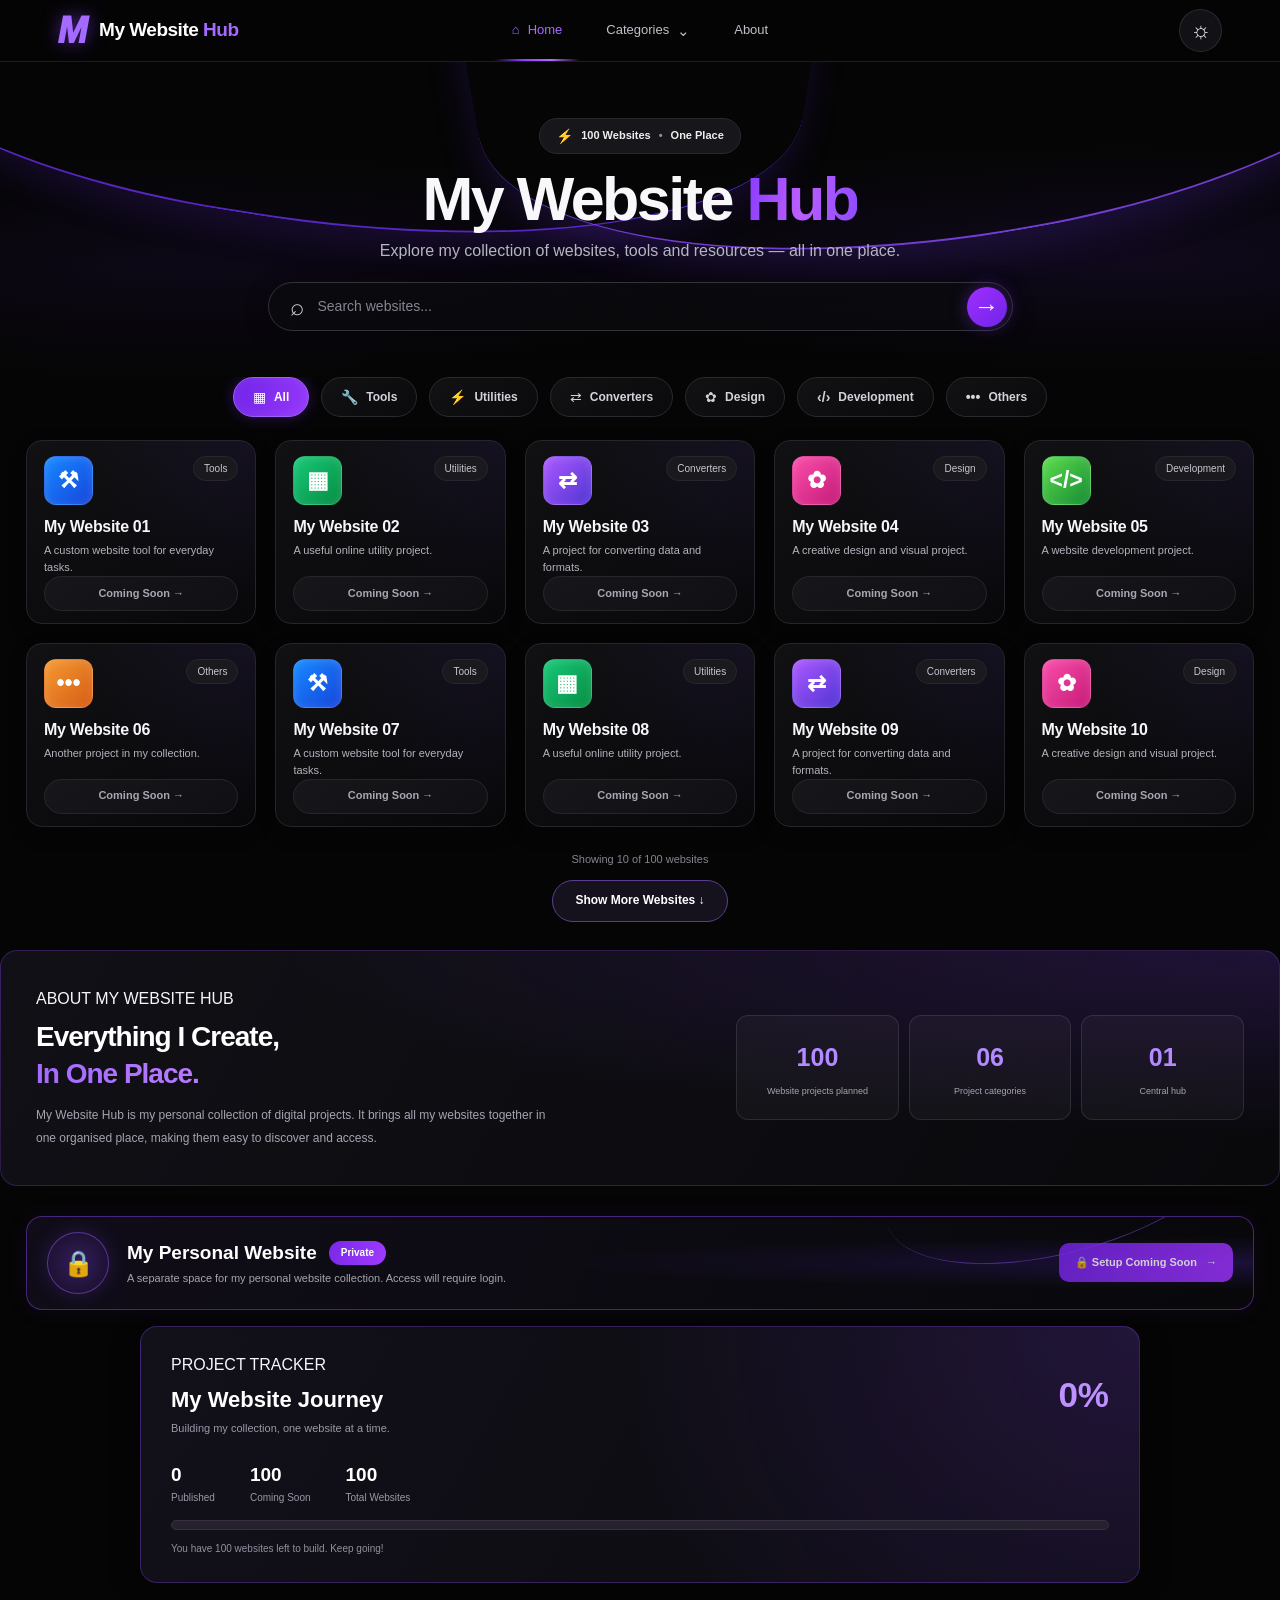
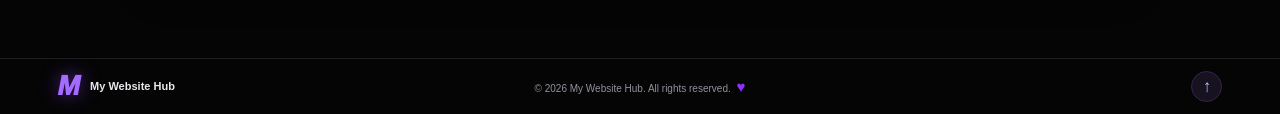
<file: index.html>
<!DOCTYPE html>
<html lang="en">

<head>

    <!-- =====================================
         BASIC SETTINGS
    ====================================== -->

    <meta charset="UTF-8">

    <meta name="viewport" content="width=device-width, initial-scale=1.0">

    <meta name="theme-color" content="#050505">

    <title>My Website Hub | Everything in One Place</title>

    <meta name="description"
        content="Explore My Website Hub, my personal collection of websites, tools and digital projects — all in one place.">

    <meta name="author" content="My Website Hub">

    <meta name="keywords"
        content="My Website Hub, personal websites, web projects, online tools, digital collection">


    <!-- =====================================
         CUSTOM FAVICON
    ====================================== -->

    <link
        rel="icon"
        type="image/svg+xml"
        href="favicon.svg"
    >


    <!-- =====================================
         SEO SETTINGS
    ====================================== -->

    <meta name="robots" content="index, follow">

    <!-- Update this if you connect a custom domain.
    <link rel="canonical" href="https://YOUR-DOMAIN/">
    -->


    <!-- =====================================
         OPEN GRAPH
         FACEBOOK / WHATSAPP / SOCIAL SHARING
    ====================================== -->

    <meta property="og:type" content="website">

    <meta property="og:site_name" content="My Website Hub">

    <meta property="og:title"
        content="My Website Hub | Everything in One Place">

    <meta property="og:description"
        content="Explore my collection of 100 websites, tools and digital projects.">

    <meta property="og:url"
        content="https://my-website-hub.pages.dev/">

    <!-- Social sharing image -->

    <meta property="og:image"
        content="https://my-website-hub.pages.dev/my-website-hub-og-image.jpg">

    <meta property="og:image:width" content="1200">

    <meta property="og:image:height" content="630">

    <meta property="og:image:type" content="image/jpeg">

    <meta property="og:image:alt"
        content="My Website Hub — 100 websites, tools and projects in one place.">


    <!-- =====================================
         TWITTER / X SOCIAL SHARING
    ====================================== -->

    <meta name="twitter:card" content="summary_large_image">

    <meta name="twitter:title"
        content="My Website Hub">

    <meta name="twitter:description"
        content="My personal collection of websites, tools and digital projects.">

    <meta name="twitter:image"
        content="https://my-website-hub.pages.dev/my-website-hub-og-image.jpg">


    <!-- =====================================
         CSS
    ====================================== -->

    <link rel="stylesheet" href="style.css">

</head>



<body id="top">


    <!-- =====================================
         NAVIGATION BAR
    ====================================== -->

    <header class="navbar" id="home">


        <!-- BRAND LOGO -->

        <a href="#top" class="brand">

            <span class="brand-mark">M</span>

            <span>
                My Website
                <span class="brand-highlight">Hub</span>
            </span>

        </a>


        <!-- DESKTOP NAVIGATION -->

        <nav
            class="nav-links"
            id="mainNavigation"
            aria-label="Main navigation"
        >


            <!-- HOME -->

            <a href="#top" class="nav-link active">
                ⌂ <span>Home</span>
            </a>


            <!-- CATEGORIES DROPDOWN -->

            <div class="nav-dropdown">

                <button
                    type="button"
                    class="nav-link nav-dropdown-toggle"
                    id="categoriesToggle"
                    aria-expanded="false"
                    aria-controls="categoriesMenu"
                >
                    Categories

                    <span class="nav-chevron">⌄</span>

                </button>


                <div
                    class="nav-dropdown-menu"
                    id="categoriesMenu"
                    hidden
                >

                    <button
                        type="button"
                        class="category nav-category-option active"
                        data-category="all"
                    >
                        All Projects
                    </button>


                    <button
                        type="button"
                        class="category nav-category-option"
                        data-category="tools"
                    >
                        Tools
                    </button>


                    <button
                        type="button"
                        class="category nav-category-option"
                        data-category="utilities"
                    >
                        Utilities
                    </button>


                    <button
                        type="button"
                        class="category nav-category-option"
                        data-category="converters"
                    >
                        Converters
                    </button>


                    <button
                        type="button"
                        class="category nav-category-option"
                        data-category="design"
                    >
                        Design
                    </button>


                    <button
                        type="button"
                        class="category nav-category-option"
                        data-category="development"
                    >
                        Development
                    </button>


                    <button
                        type="button"
                        class="category nav-category-option"
                        data-category="others"
                    >
                        Others
                    </button>

                </div>

            </div>


            <!-- ABOUT -->

            <a href="#about" class="nav-link">
                About
            </a>

        </nav>


        <!-- MOBILE HAMBURGER MENU -->

        <button
            type="button"
            class="mobile-menu-toggle"
            id="mobileMenuToggle"
            aria-label="Open navigation menu"
            aria-expanded="false"
            aria-controls="mainNavigation"
        >
            ☰
        </button>


        <!-- LIGHT / DARK THEME -->

        <button
            type="button"
            class="theme-toggle"
            id="themeToggle"
            aria-label="Switch to light theme"
            title="Switch theme"
        >
            ☼
        </button>

    </header>



    <!-- =====================================
         MAIN CONTENT
    ====================================== -->

    <main>


        <!-- =====================================
             HERO SECTION
        ====================================== -->

        <section class="hero">

            <div
                class="hero-waves"
                aria-hidden="true"
            ></div>


            <div class="hero-content">


                <!-- HERO BADGE -->

                <div class="hero-badge">

                    <span>⚡</span>

                    100 Websites

                    <span class="badge-separator">•</span>

                    One Place

                </div>


                <!-- HERO HEADING -->

                <h1>
                    My Website
                    <span>Hub</span>
                </h1>


                <!-- HERO DESCRIPTION -->

                <p class="hero-description">
                    Explore my collection of websites, tools and resources —
                    all in one place.
                </p>


                <!-- SEARCH BAR -->

                <form
                    class="search-box"
                    id="searchForm"
                >

                    <span
                        class="search-icon"
                        aria-hidden="true"
                    >
                        ⌕
                    </span>


                    <input
                        type="search"
                        id="searchInput"
                        placeholder="Search websites..."
                        autocomplete="off"
                        aria-label="Search websites"
                    >


                    <button
                        type="submit"
                        class="search-submit"
                        aria-label="Search"
                    >
                        →
                    </button>

                </form>

            </div>

        </section>



        <!-- =====================================
             WEBSITE COLLECTION
    ====================================== -->

        <section
            class="collection container"
            id="categories"
        >


            <!-- CATEGORY FILTERS -->

            <div
                class="categories"
                aria-label="Website categories"
            >


                <button
                    type="button"
                    class="category active"
                    data-category="all"
                >
                    <span>▦</span>
                    All
                </button>


                <button
                    type="button"
                    class="category"
                    data-category="tools"
                >
                    <span>🔧</span>
                    Tools
                </button>


                <button
                    type="button"
                    class="category"
                    data-category="utilities"
                >
                    <span>⚡</span>
                    Utilities
                </button>


                <button
                    type="button"
                    class="category"
                    data-category="converters"
                >
                    <span>⇄</span>
                    Converters
                </button>


                <button
                    type="button"
                    class="category"
                    data-category="design"
                >
                    <span>✿</span>
                    Design
                </button>


                <button
                    type="button"
                    class="category"
                    data-category="development"
                >
                    <span>‹/›</span>
                    Development
                </button>


                <button
                    type="button"
                    class="category"
                    data-category="others"
                >
                    <span>•••</span>
                    Others
                </button>

            </div>



            <!-- PROJECT CARDS GENERATED BY JAVASCRIPT -->

            <div
                class="websites"
                id="projectsGrid"
                aria-live="polite"
            ></div>



            <!-- EMPTY SEARCH RESULT -->

            <div
                class="empty-state"
                id="emptyState"
                hidden
            >

                <div class="empty-icon">⌕</div>

                <h3>No websites found</h3>

                <p>
                    We couldn't find any matching websites.
                    Try another search or clear your filters.
                </p>


                <button
                    type="button"
                    class="clear-filters-button"
                    id="clearFiltersButton"
                >
                    Clear Search &amp; Filters

                    <span>↗</span>

                </button>

            </div>



            <!-- SHOW MORE -->

            <div class="load-more-wrap">

                <p id="resultsCount">
                    Showing 10 of 100 websites
                </p>


                <button
                    type="button"
                    id="loadMoreButton"
                    class="load-more-button"
                >
                    Show More Websites

                    <span>↓</span>

                </button>

            </div>

        </section>



        <!-- =====================================
             ABOUT SECTION
    ====================================== -->

        <section
            class="about-section container"
            id="about"
        >

            <div class="about-panel">


                <!-- ABOUT DESCRIPTION -->

                <div class="about-copy">

                    <span class="section-eyebrow">
                        ABOUT MY WEBSITE HUB
                    </span>


                    <h2>
                        Everything I Create,

                        <span>In One Place.</span>
                    </h2>


                    <p>
                        My Website Hub is my personal collection
                        of digital projects. It brings all my
                        websites together in one organised place,
                        making them easy to discover and access.
                    </p>

                </div>



                <!-- ABOUT STATISTICS -->

                <div class="about-highlights">


                    <div class="about-highlight">

                        <strong>100</strong>

                        <span>
                            Website projects planned
                        </span>

                    </div>


                    <div class="about-highlight">

                        <strong>06</strong>

                        <span>
                            Project categories
                        </span>

                    </div>


                    <div class="about-highlight">

                        <strong>01</strong>

                        <span>
                            Central hub
                        </span>

                    </div>


                </div>

            </div>

        </section>



        <!-- =====================================
             PRIVATE SPACE
    ====================================== -->

        <section
            class="private-section container"
            id="private-space"
        >

            <div class="private-banner">


                <!-- LOCK ICON -->

                <div class="private-lock">

                    <span>🔒</span>

                </div>



                <!-- PRIVATE INFORMATION -->

                <div class="private-info">

                    <div class="private-title-row">

                        <h2>My Personal Website</h2>

                        <span class="private-badge">
                            Private
                        </span>

                    </div>


                    <p>
                        A separate space for my personal website
                        collection. Access will require login.
                    </p>

                </div>



                <!-- PRIVATE ACCESS PLACEHOLDER -->

                <button
                    type="button"
                    class="private-button"
                    disabled
                    title="Private Space is not configured yet"
                >
                    🔒 Setup Coming Soon

                    <span>→</span>

                </button>

            </div>

        </section>



        <!-- =====================================
             WEBSITE PROGRESS TRACKER
             POSITION: JUST ABOVE FOOTER
    ====================================== -->

        <section
            class="progress-section container"
            aria-label="Website project progress"
        >

            <div class="progress-panel">


                <!-- TRACKER HEADING -->

                <div class="progress-heading">

                    <div>

                        <span class="section-eyebrow">
                            PROJECT TRACKER
                        </span>


                        <h2>
                            My Website Journey
                        </h2>


                        <p>
                            Building my collection, one website at a time.
                        </p>

                    </div>


                    <!-- COMPLETION PERCENTAGE -->

                    <div
                        class="progress-percentage"
                        id="progressPercent"
                    >
                        0%
                    </div>

                </div>



                <!-- PROGRESS INFORMATION -->

                <div class="progress-information">


                    <div>

                        <strong id="publishedCount">
                            0
                        </strong>

                        <span>
                            Published
                        </span>

                    </div>


                    <div>

                        <strong id="remainingCount">
                            100
                        </strong>

                        <span>
                            Coming Soon
                        </span>

                    </div>


                    <div>

                        <strong id="totalCount">
                            100
                        </strong>

                        <span>
                            Total Websites
                        </span>

                    </div>


                </div>



                <!-- PROGRESS BAR -->

                <div
                    class="progress-track"
                    id="progressBar"
                    role="progressbar"
                    aria-label="Website completion progress"
                    aria-valuemin="0"
                    aria-valuemax="100"
                    aria-valuenow="0"
                >

                    <div
                        class="progress-fill"
                        id="progressFill"
                    ></div>

                </div>



                <!-- PROGRESS MESSAGE -->

                <p
                    class="progress-note"
                    id="progressNote"
                >
                    Your journey starts here. Let's build all 100 websites!
                </p>

            </div>

        </section>


    </main>



    <!-- =====================================
         FOOTER
    ====================================== -->

    <footer class="footer">

        <div class="footer-inner">


            <!-- FOOTER LOGO -->

            <a href="#top" class="footer-brand">

                <span class="footer-mark">M</span>

                <span>My Website Hub</span>

            </a>



            <!-- COPYRIGHT -->

            <p class="copyright">

                © 2026 My Website Hub.

                All rights reserved.

                <span class="heart">♥</span>

            </p>



            <!-- BACK TO TOP -->

            <a
                href="#top"
                class="back-to-top"
                aria-label="Back to top"
                title="Back to top"
            >
                ↑
            </a>

        </div>

    </footer>

     <!-- JAVASCRIPT -->
    <script src="script.js"></script>


</body>

</html>
</file>
<file: style.css>
/* ==========================================
   MY WEBSITE HUB
   BLACK + PURPLE PREMIUM DESIGN
========================================== */

:root {
    --page-bg: #050505;
    --surface: #0d0d10;
    --surface-hover: #17171c;
    --text: #f6f6fa;
    --muted: #a1a1aa;
    --border: rgba(255, 255, 255, 0.10);
    --purple: #873cff;
    --purple-light: #aa68ff;
}

/* GLOBAL */

* {
    margin: 0;
    padding: 0;
    box-sizing: border-box;
}

html {
    scroll-behavior: smooth;
    scroll-padding-top: 85px;
}

body {
    min-height: 100vh;
    overflow-x: hidden;
    background: var(--page-bg);
    color: var(--text);
    font-family: Inter, "Segoe UI", Arial, sans-serif;
    line-height: 1.6;
    -webkit-font-smoothing: antialiased;
}

button,
input {
    font: inherit;
}

a {
    color: inherit;
    text-decoration: none;
}


/* NAVIGATION */

.navbar {
    height: 62px;
    padding: 0 4.5%;

    display: grid;
    grid-template-columns: 1fr auto 1fr;
    align-items: center;

    background: rgba(5, 5, 5, 0.94);
    border-bottom: 1px solid var(--border);

    position: sticky;
    top: 0;
    z-index: 100;

    backdrop-filter: blur(18px);
    -webkit-backdrop-filter: blur(18px);
}

.brand {
    width: fit-content;

    display: flex;
    align-items: center;
    gap: 12px;

    color: white;
    font-size: 19px;
    font-weight: 750;
    letter-spacing: -0.5px;
}

.brand-mark,
.footer-mark {
    display: grid;
    place-items: center;

    color: #a56aff;
    font-size: 36px;
    font-weight: 950;
    font-style: italic;
    line-height: 1;

    text-shadow: 0 0 18px rgba(139, 65, 255, 0.55);
}

.brand-highlight {
    color: #a56aff;
}

.nav-links {
    height: 100%;

    display: flex;
    align-items: center;
    gap: 8px;
}

.nav-link {
    height: 100%;
    padding: 0 18px;

    display: flex;
    align-items: center;
    gap: 8px;

    position: relative;

    color: #c0c0c8;
    font-size: 13px;
    font-weight: 500;

    transition: color 0.2s ease;
}

.nav-link:hover,
.nav-link.active {
    color: #a76bff;
}

.nav-link.active::after {
    content: "";

    position: absolute;
    bottom: 0;
    left: 0;
    right: 0;

    height: 2px;

    background: linear-gradient(
        90deg,
        transparent,
        #8d3eff,
        #b36bff,
        transparent
    );
}

.nav-chevron {
    font-size: 15px;
}

.theme-toggle {
    justify-self: end;

    width: 43px;
    height: 43px;

    border: 1px solid var(--border);
    border-radius: 50%;

    background: #121216;
    color: #ffffff;

    font-size: 23px;
    cursor: pointer;

    transition: 0.25s ease;
}

.theme-toggle:hover {
    background: #21172f;
    border-color: #8050d9;
    transform: rotate(20deg);
}


/* HERO */

.hero {
    min-height: 315px;
    padding: 35px 20px 25px;

    position: relative;
    isolation: isolate;
    overflow: hidden;

    display: flex;
    justify-content: center;
    align-items: center;

    text-align: center;
}

.hero::before {
    content: "";

    position: absolute;
    top: -170px;
    left: -12%;

    width: 75%;
    height: 330px;

    border-bottom: 2px solid rgba(113, 48, 255, 0.75);
    border-radius: 0 0 55% 42%;

    transform: rotate(9deg);

    box-shadow: 0 15px 35px rgba(115, 48, 255, 0.15);

    z-index: -1;
    pointer-events: none;
}

.hero::after {
    content: "";

    position: absolute;
    top: -165px;
    right: -12%;

    width: 75%;
    height: 340px;

    border-bottom: 2px solid rgba(139, 76, 255, 0.8);
    border-radius: 0 0 45% 55%;

    transform: rotate(-10deg);

    box-shadow: 0 15px 40px rgba(116, 54, 255, 0.18);

    z-index: -1;
    pointer-events: none;
}

.hero-waves {
    position: absolute;
    inset: 0;
    z-index: -2;

    background:
        radial-gradient(
            ellipse at 15% 65%,
            rgba(75, 31, 160, 0.11),
            transparent 38%
        ),
        radial-gradient(
            ellipse at 88% 62%,
            rgba(78, 34, 165, 0.14),
            transparent 40%
        ),
        #050505;

    pointer-events: none;
}

.hero-content {
    width: 100%;
    max-width: 850px;
    position: relative;
    z-index: 1;
}

.hero-badge {
    width: fit-content;

    margin: 0 auto 9px;
    padding: 6px 16px;

    display: flex;
    align-items: center;
    gap: 8px;

    color: #eeeeee;
    background: #17171b;

    border: 1px solid #29292e;
    border-radius: 30px;

    font-size: 11px;
    font-weight: 600;
}

.hero-badge > span:first-child {
    font-size: 14px;
}

.badge-separator {
    color: #8e8e99;
}

.hero h1 {
    margin: 7px 0 2px;

    color: #f8f8fb;

    font-size: clamp(42px, 5.5vw, 61px);
    font-weight: 850;
    letter-spacing: -2.5px;
    line-height: 1.2;
}

.hero h1 span {
    color: transparent;

    background: linear-gradient(
        100deg,
        #863bff,
        #ba5eff,
        #8d4bff
    );

    background-clip: text;
    -webkit-background-clip: text;
}

.hero-description {
    margin-top: 2px;

    color: #b6b6c0;
    font-size: 16px;
}


/* SEARCH BAR */

.search-box {
    width: min(100%, 745px);
    height: 49px;

    margin: 18px auto 0;
    padding: 4px 5px 4px 21px;

    display: flex;
    align-items: center;
    gap: 14px;

    background: rgba(10, 10, 13, 0.94);

    border: 1px solid #33333a;
    border-radius: 35px;

    box-shadow: 0 5px 25px rgba(0, 0, 0, 0.25);

    transition: border-color 0.25s ease, box-shadow 0.25s ease;
}

.search-box:focus-within {
    border-color: #8f45ff;

    box-shadow:
        0 0 0 3px rgba(133, 56, 255, 0.10),
        0 0 24px rgba(133, 56, 255, 0.12);
}

.search-icon {
    color: #c8c8d0;
    font-size: 24px;
    line-height: 1;
}

.search-box input {
    flex: 1;
    min-width: 0;

    border: none;
    outline: none;

    background: transparent;
    color: white;

    font-size: 14px;
}

.search-box input::placeholder {
    color: #85858f;
}

.search-box input::-webkit-search-cancel-button {
    cursor: pointer;
}

.search-submit {
    flex-shrink: 0;

    width: 40px;
    height: 40px;

    display: grid;
    place-items: center;

    border: 0;
    border-radius: 50%;

    background: linear-gradient(135deg, #a02fff, #7024e8);
    color: white;

    font-size: 25px;
    line-height: 1;

    cursor: pointer;

    box-shadow: 0 0 18px rgba(135, 54, 255, 0.4);

    transition: transform 0.2s ease;
}

.search-submit:hover {
    transform: scale(1.08);
}


/* COLLECTION */

.collection {
    width: 100%;
    max-width: 1540px;

    margin: 0 auto;
    padding: 0 26px 28px;
}


/* CATEGORY BUTTONS */

.categories {
    display: flex;
    justify-content: center;
    align-items: center;
    flex-wrap: wrap;

    gap: 12px;

    margin: 0 auto 23px;
}

.category {
    min-height: 40px;
    padding: 8px 19px;

    display: flex;
    align-items: center;
    justify-content: center;
    gap: 8px;

    color: #d2d2da;
    background: linear-gradient(145deg, #121215, #0a0a0d);

    border: 1px solid #29292f;
    border-radius: 30px;

    font-size: 12px;
    font-weight: 550;

    cursor: pointer;

    transition:
        color 0.2s ease,
        background 0.2s ease,
        border-color 0.2s ease,
        transform 0.2s ease;
}

.category > span {
    font-size: 14px;
}

.category:hover {
    color: white;
    background: #1a1723;
    border-color: #6540a5;
    transform: translateY(-2px);
}

.category.active {
    color: white;

    background: linear-gradient(
        110deg,
        #7024e8,
        #9638fa
    );

    border-color: #a35bff;

    box-shadow:
        0 0 15px rgba(129, 46, 255, 0.3),
        inset 0 0 12px rgba(255, 255, 255, 0.08);
}


/* WEBSITE GRID */

.websites {
    display: grid;
    grid-template-columns: repeat(5, minmax(0, 1fr));
    gap: 19px;
}


/* WEBSITE CARD */

.website-card {
    min-width: 0;
    min-height: 171px;

    padding: 15px 17px 12px;

    display: flex;
    flex-direction: column;
    align-items: stretch;

    position: relative;
    overflow: hidden;
    isolation: isolate;

    background: linear-gradient(
        145deg,
        #111114,
        #08080a
    );

    border: 1px solid #25252b;
    border-radius: 16px;

    box-shadow: 0 7px 20px rgba(0, 0, 0, 0.18);

    transition:
        transform 0.25s ease,
        border-color 0.25s ease,
        box-shadow 0.25s ease;
}

.website-card::before {
    content: "";

    position: absolute;
    inset: 0;
    z-index: -1;

    background: radial-gradient(
        circle at 100% 0%,
        rgba(125, 72, 255, 0.09),
        transparent 57%
    );

    opacity: 0.8;
    pointer-events: none;
}

.website-card:hover {
    transform: translateY(-5px);

    border-color: rgba(143, 78, 255, 0.55);

    box-shadow:
        0 12px 30px rgba(0, 0, 0, 0.32),
        0 0 19px rgba(126, 50, 255, 0.12);
}


/* CARD TOP */

.card-top {
    display: flex;
    justify-content: space-between;
    align-items: flex-start;

    gap: 8px;
}

.card-icon {
    width: 49px;
    height: 49px;

    flex-shrink: 0;

    display: grid;
    place-items: center;

    color: white;

    border: 1px solid rgba(255, 255, 255, 0.13);
    border-radius: 12px;

    font-size: 23px;
    font-weight: 800;

    box-shadow: inset 0 1px 8px rgba(255, 255, 255, 0.15);
}

.card-category {
    max-width: 110px;
    overflow: hidden;
    text-overflow: ellipsis;
    white-space: nowrap;

    padding: 4px 10px;

    color: #c6c6d0;
    background: #19191e;

    border: 1px solid #26262d;
    border-radius: 20px;

    font-size: 10px;
    line-height: 1.5;
}


/* CARD ICON COLOURS */

.icon-tools {
    background: linear-gradient(135deg, #168aff, #1745dc);
}

.icon-utilities {
    background: linear-gradient(135deg, #17c878, #078d43);
}

.icon-converters {
    background: linear-gradient(135deg, #ab59ff, #5135d4);
}

.icon-design {
    background: linear-gradient(135deg, #fa4eaa, #c51b78);
}

.icon-development {
    background: linear-gradient(135deg, #5cdc4b, #158c35);
}

.icon-others {
    background: linear-gradient(135deg, #f59a32, #d65c15);
}


/* CARD TEXT */

.website-card h3 {
    margin-top: 9px;

    color: #f5f5fa;

    font-size: 16px;
    font-weight: 750;
    letter-spacing: -0.3px;
}

.website-card p {
    margin-top: 2px;

    color: #b3b3bc;

    font-size: 11px;
    line-height: 1.55;
}


/* CARD ACTION */

.card-action {
    min-height: 35px;

    margin-top: auto;
    padding: 6px 10px;

    display: flex;
    align-items: center;
    justify-content: center;
    gap: 7px;

    color: #f0eff7;
    background: linear-gradient(145deg, #17171b, #101014);

    border: 1px solid #26262d;
    border-radius: 25px;

    font-size: 11px;
    font-weight: 600;

    transition: 0.25s ease;
}

.card-action > span {
    color: #b68bff;
    font-size: 15px;
}

.card-action.is-disabled {
    color: #a7a7b1;
    cursor: default;
}

.website-card:hover .card-action.is-disabled {
    border-color: #564177;
    background: #1b1725;
}


/* EMPTY STATE */

.empty-state {
    padding: 55px 20px;
    text-align: center;

    border: 1px dashed #33333d;
    border-radius: 15px;
    background: #0d0d11;
}

.empty-state[hidden] {
    display: none;
}

.empty-icon {
    color: #a16bff;
    font-size: 38px;
}

.empty-state h3 {
    margin-top: 8px;
    font-size: 19px;
}

.empty-state p {
    color: var(--muted);
    font-size: 12px;
}


/* SHOW MORE */

.load-more-wrap {
    padding-top: 24px;

    display: flex;
    flex-direction: column;
    align-items: center;
    gap: 12px;
}

.load-more-wrap p {
    color: #85858f;
    font-size: 11px;
}

.load-more-button {
    padding: 10px 22px;

    color: white;
    background: #15121d;

    border: 1px solid #5b3d8e;
    border-radius: 25px;

    font-size: 12px;
    font-weight: 650;

    cursor: pointer;
    transition: 0.2s ease;
}

.load-more-button:hover {
    background: #281a40;
    border-color: #9c61ff;
    transform: translateY(-2px);
}

.load-more-button[hidden] {
    display: none;
}


/* PRIVATE WEBSITE BANNER */

.private-section {
    max-width: 1540px;
    margin: 0 auto;
    padding: 0 26px 16px;
}

.private-banner {
    min-height: 87px;
    padding: 15px 20px;

    display: flex;
    align-items: center;
    gap: 18px;

    position: relative;
    overflow: hidden;
    isolation: isolate;

    background:
        radial-gradient(
            ellipse at 100% 50%,
            rgba(112, 48, 255, 0.19),
            transparent 40%
        ),
        linear-gradient(110deg, #100d18, #08080b);

    border: 1px solid rgba(145, 76, 255, 0.43);
    border-radius: 16px;

    box-shadow:
        0 0 22px rgba(103, 47, 200, 0.10);
}

.private-banner::after {
    content: "";

    position: absolute;
    width: 360px;
    height: 150px;

    right: 1%;
    top: -115px;

    border-bottom: 1px solid rgba(145, 88, 255, 0.45);
    border-radius: 50%;

    transform: rotate(-15deg);

    pointer-events: none;
    z-index: -1;
}

.private-lock {
    width: 62px;
    height: 62px;

    flex-shrink: 0;

    display: grid;
    place-items: center;

    background: radial-gradient(
        circle,
        rgba(139, 66, 255, 0.30),
        rgba(80, 28, 160, 0.08)
    );

    border: 1px solid rgba(158, 91, 255, 0.48);
    border-radius: 50%;

    box-shadow: 0 0 20px rgba(133, 61, 255, 0.22);

    font-size: 25px;
}

.private-info {
    flex: 1;
    min-width: 0;
}

.private-title-row {
    display: flex;
    align-items: center;
    flex-wrap: wrap;
    gap: 12px;
}

.private-title-row h2 {
    color: white;
    font-size: 19px;
    font-weight: 750;
}

.private-badge {
    padding: 4px 12px;

    color: white;
    background: linear-gradient(110deg, #7928e8, #a03bff);

    border-radius: 20px;

    font-size: 10px;
    font-weight: 700;
}

.private-info p {
    margin-top: 2px;

    color: #a5a5af;
    font-size: 11px;
}

.private-button {
    flex-shrink: 0;

    padding: 11px 16px;

    color: white;
    background: linear-gradient(110deg, #7726e8, #9e34ff);

    border: 0;
    border-radius: 10px;

    font-size: 11px;
    font-weight: 700;

    opacity: 0.8;
    cursor: not-allowed;
}

.private-button span {
    margin-left: 6px;
}


/* FOOTER */

.footer {
    margin-top: 0;
    border-top: 1px solid var(--border);
}

.footer-inner {
    min-height: 55px;

    padding: 8px 4.5%;

    display: grid;
    grid-template-columns: 1fr 1fr 1fr;
    align-items: center;
    gap: 15px;
}

.footer-brand {
    width: fit-content;

    display: flex;
    align-items: center;
    gap: 10px;

    color: #e9e9ed;
    font-size: 11px;
    font-weight: 650;
}

.footer-mark {
    font-size: 27px;
}

.copyright {
    color: #92929c;
    text-align: center;
    font-size: 10px;
}

.heart {
    color: #922eff;
    font-size: 15px;
    margin-left: 3px;
}

.back-to-top {
    justify-self: end;

    width: 31px;
    height: 31px;

    display: grid;
    place-items: center;

    color: #c8b4ff;
    background: #16121f;

    border: 1px solid #36234f;
    border-radius: 50%;

    font-size: 17px;
}


/* LIGHT THEME OPTION */

body.light-theme {
    --page-bg: #f1f2f8;
    --surface: #ffffff;
    --surface-hover: #ececf5;
    --text: #202033;
    --muted: #696a7c;
    --border: rgba(25, 25, 45, 0.13);
}

body.light-theme .navbar,
body.light-theme .footer {
    background: #ffffff;
}

body.light-theme .brand,
body.light-theme .brand-highlight,
body.light-theme .nav-link,
body.light-theme .hero h1,
body.light-theme .section-heading h2 {
    color: #202033;
}

body.light-theme .hero {
    background: transparent;
}

body.light-theme .hero-description,
body.light-theme .section-heading p {
    color: #646477;
}

body.light-theme .search-box,
body.light-theme .category,
body.light-theme .website-card {
    color: #202033;
    background: #ffffff;
    border-color: #dedeea;
}

body.light-theme .search-box input {
    color: #202033;
}

body.light-theme .website-card h3 {
    color: #202033;
}

body.light-theme .website-card p,
body.light-theme .footer p {
    color: #66677a;
}

body.light-theme .card-action {
    color: #26243a;
    background: #f3f2fa;
    border-color: #dddded;
}

body.light-theme .private-banner {
    background: linear-gradient(110deg, #eee8ff, #ffffff);
}

body.light-theme .private-title-row h2 {
    color: #29223f;
}

body.light-theme .private-info p {
    color: #646077;
}


/* TABLET */

@media (max-width: 1200px) {
    .websites {
        grid-template-columns: repeat(4, minmax(0, 1fr));
    }
}

@media (max-width: 950px) {
    .websites {
        grid-template-columns: repeat(3, minmax(0, 1fr));
    }

    .categories {
        gap: 9px;
    }
}

@media (max-width: 700px) {
    .websites {
        grid-template-columns: repeat(2, minmax(0, 1fr));
    }

    .navbar {
        padding: 0 20px;
    }

    .nav-link {
        padding: 0 10px;
        font-size: 11px;
    }

    .collection,
    .private-section {
        padding-left: 18px;
        padding-right: 18px;
    }
}


/* MOBILE */

@media (max-width: 520px) {
    .navbar {
        height: 60px;
        grid-template-columns: 1fr auto;
        padding: 0 15px;
    }

    .brand {
        font-size: 15px;
        gap: 8px;
    }

    .brand-mark {
        font-size: 29px;
    }

    .nav-links {
        display: none;
    }

    .theme-toggle {
        width: 37px;
        height: 37px;
        font-size: 20px;
    }

    .hero {
        min-height: 285px;
        padding: 42px 17px 25px;
    }

    .hero h1 {
        font-size: 42px;
        letter-spacing: -1.9px;
    }

    .hero-description {
        max-width: 340px;
        margin: 5px auto 0;
        font-size: 12px;
    }

    .hero-badge {
        font-size: 9px;
    }

    .search-box {
        height: 47px;
        margin-top: 19px;
        padding-left: 14px;
    }

    .search-submit {
        width: 37px;
        height: 37px;
    }

    .collection,
    .private-section {
        padding-left: 13px;
        padding-right: 13px;
    }

    .categories {
        justify-content: flex-start;
        gap: 7px;
        margin-bottom: 17px;
    }

    .category {
        min-height: 35px;
        padding: 7px 11px;
        font-size: 10px;
    }

    .websites {
        gap: 10px;
    }

    .website-card {
        min-height: 170px;
        padding: 12px;
        border-radius: 13px;
    }

    .card-icon {
        width: 41px;
        height: 41px;
        font-size: 19px;
    }

    .card-number {
        font-size: 21px;
    }

    .card-category {
        max-width: 75px;
        padding: 3px 7px;
        font-size: 8px;
    }

    .website-card h3 {
        font-size: 13px;
    }

    .website-card p {
        font-size: 10px;
    }

    .card-action {
        min-height: 31px;
        padding: 5px 7px;
        font-size: 9px;
    }

    .private-banner {
        padding: 14px;
        flex-wrap: wrap;
        gap: 11px;
    }

    .private-lock {
        width: 46px;
        height: 46px;
        font-size: 19px;
    }

    .private-info {
        flex-basis: calc(100% - 60px);
    }

    .private-title-row h2 {
        font-size: 15px;
    }

    .private-info p {
        font-size: 10px;
    }

    .private-button {
        width: 100%;
        padding: 10px;
    }

    .footer-inner {
        grid-template-columns: 1fr auto;
        padding: 12px 15px;
    }

    .copyright {
        grid-column: 1 / -1;
        grid-row: 2;
        text-align: left;
    }
}


/* VERY SMALL SCREENS */

@media (max-width: 350px) {
    .websites {
        grid-template-columns: 1fr;
    }

    .hero h1 {
        font-size: 36px;
    }
}


/* ACCESSIBILITY */

a:focus-visible,
button:focus-visible,
input:focus-visible {
    outline: 2px solid #a76bff;
    outline-offset: 4px;
}

@media (prefers-reduced-motion: reduce) {
    *,
    *::before,
    *::after {
        scroll-behavior: auto !important;
        animation: none !important;
        transition: none !important;
    }
}


/* COMPLETE LIGHT THEME */

body.light-theme .navbar {
    background: rgba(255, 255, 255, 0.95);
    border-color: #dedee8;
}

body.light-theme .brand,
body.light-theme .nav-link {
    color: #252438;
}

body.light-theme .brand-highlight {
    color: #8150df;
}

body.light-theme .theme-toggle {
    color: #29213f;
    background: white;
    border-color: #dedee8;
}

body.light-theme .hero-badge {
    color: #493277;
    background: #eee8ff;
    border-color: #d9caff;
}

body.light-theme .hero h1 {
    color: #242033;
}

body.light-theme .hero-description {
    color: #686579;
}

body.light-theme .hero-waves {
    background:
        radial-gradient(ellipse at 15% 65%, #e8dcff, transparent 45%),
        radial-gradient(ellipse at 88% 62%, #e5eaff, transparent 45%),
        #f7f7fb;
}

body.light-theme .search-box {
    background: white;
    border-color: #dcdce8;
}

body.light-theme .search-box input {
    color: #252438;
}

body.light-theme .category {
    color: #55536a;
    background: white;
    border-color: #dedee8;
}

body.light-theme .category.active {
    color: white;
    background: linear-gradient(110deg, #7024e8, #9638fa);
}

body.light-theme .website-card {
    background: #ffffff;
    border-color: #dedee8;
    box-shadow: 0 6px 20px rgba(20, 20, 50, 0.06);
}

body.light-theme .website-card h3 {
    color: #252438;
}

body.light-theme .website-card p {
    color: #69677a;
}

body.light-theme .card-category {
    color: #55536a;
    background: #f2f0f8;
    border-color: #e3e0ed;
}

body.light-theme .card-action {
    color: #39334e;
    background: #f5f3fa;
    border-color: #e2deed;
}

body.light-theme .private-banner {
    background: linear-gradient(110deg, #eee5ff, #ffffff);
    border-color: #d7c4ff;
}

body.light-theme .private-title-row h2 {
    color: #302344;
}

body.light-theme .private-info p {
    color: #706983;
}

body.light-theme .footer {
    background: white;
    border-color: #dedee8;
}

body.light-theme .footer-brand {
    color: #252438;
}

body.light-theme .copyright {
    color: #777488;
}


/* FIX: COMING SOON BUTTON IN LIGHT MODE */

body.light-theme .website-card .card-action.is-disabled {
    color: #51406f !important;
    background: #eee8ff !important;
    border: 1px solid #d8c7ff !important;
    opacity: 1;
    -webkit-text-fill-color: #51406f;
}

/* Keep the button readable when hovering */

body.light-theme .website-card:hover .card-action.is-disabled {
    color: #ffffff !important;
    background: linear-gradient(
        110deg,
        #7651df,
        #9638fa
    ) !important;
    border-color: #9638fa !important;
    -webkit-text-fill-color: #ffffff;
}

/* Disabled button appearance */

body.light-theme .card-action.is-disabled:disabled {
    opacity: 1;
    cursor: not-allowed;
}


/* ==========================================
   NAVIGATION DROPDOWN
========================================== */

.nav-dropdown {
    height: 100%;
    position: relative;

    display: flex;
    align-items: center;
}

.nav-dropdown-toggle {
    border: none;
    background: transparent;
    font-family: inherit;
    cursor: pointer;
}

.nav-dropdown-menu {
    position: absolute;
    top: calc(100% + 8px);
    left: 50%;
    transform: translateX(-50%);

    width: 195px;
    padding: 8px;

    display: grid;
    gap: 4px;

    background: #111116;
    border: 1px solid #34313e;
    border-radius: 13px;

    box-shadow: 0 15px 40px rgba(0, 0, 0, 0.5);

    z-index: 200;
}

.nav-dropdown-menu[hidden] {
    display: none;
}

.nav-category-option {
    width: 100%;
    min-height: 37px;

    justify-content: flex-start;

    padding: 8px 12px;

    color: #ccccd5;
    background: transparent;

    border: 1px solid transparent;
    border-radius: 8px;

    text-align: left;
    font-size: 12px;
}

.nav-category-option:hover,
.nav-category-option.active {
    color: white;
    background: #27183d;
    border-color: #55347f;
}


/* ==========================================
   ABOUT SECTION
========================================== */

.about-section {
    padding-bottom: 30px;
}

.about-panel {
    padding: 35px;

    display: grid;
    grid-template-columns: 1.3fr 1fr;
    align-items: center;
    gap: 40px;

    background:
        radial-gradient(
            ellipse at 100% 0%,
            rgba(135, 60, 255, 0.17),
            transparent 55%
        ),
        linear-gradient(120deg, #111016, #09090c);

    border: 1px solid rgba(145, 76, 255, 0.25);
    border-radius: 17px;
}

.about-copy h2 {
    margin: 8px 0 12px;

    color: white;
    font-size: 28px;
    line-height: 1.3;
    letter-spacing: -1px;
}

.about-copy h2 span {
    display: block;

    color: transparent;

    background: linear-gradient(
        90deg,
        #a16bff,
        #d18aff,
        #818cf8
    );

    background-clip: text;
    -webkit-background-clip: text;
}

.about-copy p {
    max-width: 520px;

    color: #a4a4b0;
    font-size: 12px;
    line-height: 1.9;
}

.about-highlights {
    display: grid;
    grid-template-columns: repeat(3, 1fr);
    gap: 10px;
}

.about-highlight {
    min-height: 105px;
    padding: 15px 10px;

    display: flex;
    flex-direction: column;
    justify-content: center;
    align-items: center;
    gap: 8px;

    text-align: center;

    background: rgba(255, 255, 255, 0.035);
    border: 1px solid var(--border);
    border-radius: 12px;
}

.about-highlight strong {
    color: #b38aff;
    font-size: 25px;
    font-weight: 800;
}

.about-highlight span {
    color: #a4a4b0;
    font-size: 9px;
    line-height: 1.5;
}


/* ==========================================
   LIGHT THEME
========================================== */

body.light-theme .nav-dropdown-menu {
    background: white;
    border-color: #dedee8;
    box-shadow: 0 15px 40px rgba(0, 0, 0, 0.12);
}

body.light-theme .nav-category-option {
    color: #55536a;
}

body.light-theme .nav-category-option:hover,
body.light-theme .nav-category-option.active {
    color: white;
    background: #7651df;
}

body.light-theme .about-panel {
    background: linear-gradient(120deg, #eee8ff, #ffffff);
    border-color: #ddd0ff;
}

body.light-theme .about-copy h2 {
    color: #29243e;
}

body.light-theme .about-copy p,
body.light-theme .about-highlight span {
    color: #696579;
}

body.light-theme .about-highlight {
    background: rgba(255, 255, 255, 0.7);
    border-color: #ded9eb;
}


/* ==========================================
   MOBILE NAVIGATION AND ABOUT
========================================== */

@media (max-width: 520px) {

    .navbar {
        grid-template-columns: auto 1fr auto;
        gap: 7px;
    }

    .nav-links {
        display: flex;
        justify-content: flex-end;
        gap: 0;
        min-width: 0;
    }

    .nav-links > .nav-link:first-child {
        display: none;
    }

    .nav-links > .nav-link:last-child {
        padding: 0 7px;
    }

    .nav-link {
        padding: 0 8px;
        font-size: 10px;
    }

    .nav-dropdown-toggle {
        padding: 0 8px;
    }

    .nav-dropdown-menu {
        left: auto;
        right: 0;
        transform: none;
    }

    .about-panel {
        padding: 23px 16px;
        grid-template-columns: 1fr;
        gap: 22px;
    }

    .about-copy h2 {
        font-size: 23px;
    }

    .about-highlight {
        min-height: 90px;
        padding: 10px 5px;
    }

    .about-highlight strong {
        font-size: 21px;
    }
}

@media (max-width: 360px) {
    .nav-links > .nav-link:last-child {
        display: none;
    }
}



/* TOP NAVIGATION SCROLL */

html {
    scroll-behavior: smooth;
    scroll-padding-top: 0;
}

#top {
    scroll-margin-top: 0;
}

/* LOGO AND HOME LINK */

.brand,
.nav-link[href="#top"] {
    cursor: pointer;
}


/* ==========================================
   MOBILE HAMBURGER NAVIGATION
========================================== */

.mobile-menu-toggle {
    display: none;

    width: 38px;
    height: 38px;

    color: white;
    background: #15121f;

    border: 1px solid #38274f;
    border-radius: 9px;

    font-size: 21px;
    cursor: pointer;
}


/* MOBILE MENU */

@media (max-width: 520px) {

    .navbar {
        display: flex;
        justify-content: space-between;
        gap: 10px;
    }

    .mobile-menu-toggle {
        display: grid;
        place-items: center;
        margin-left: auto;
    }

    .nav-links {
        display: none;

        position: absolute;
        top: 60px;
        left: 0;
        right: 0;

        height: auto;
        padding: 12px 18px;

        flex-direction: column;
        align-items: stretch;
        gap: 5px;

        background: #0d0d12;
        border-bottom: 1px solid #292934;

        box-shadow: 0 15px 25px rgba(0, 0, 0, 0.4);
    }

    .navbar.mobile-menu-open .nav-links {
        display: flex;
    }

    .nav-links > .nav-link {
        display: flex;
        width: 100%;
        height: 42px;
        padding: 0 12px;
        justify-content: flex-start;
    }

    .nav-dropdown {
        width: 100%;
        height: auto;
        display: block;
    }

    .nav-dropdown-toggle {
        width: 100%;
        height: 42px;
        justify-content: space-between;
        text-align: left;
    }

    .nav-dropdown-menu {
        position: static;
        width: 100%;
        transform: none;
        margin-top: 5px;

        background: #15121f;
        box-shadow: none;
    }

    body.light-theme .nav-links {
        background: #ffffff;
        border-color: #dedee8;
    }

    body.light-theme .mobile-menu-toggle {
        color: #29213f;
        background: #f3efff;
        border-color: #dedee8;
    }
}


/* ==========================================
   PROFESSIONAL EMPTY SEARCH EXPERIENCE
========================================== */

.empty-state {
    padding: 65px 20px;
    text-align: center;
    background:
        radial-gradient(
            circle at center,
            rgba(135, 60, 255, 0.10),
            transparent 65%
        ),
        #0d0d11;
    border: 1px solid #292432;
    border-radius: 17px;
}

.empty-state[hidden] {
    display: none;
}

.empty-icon {
    width: 65px;
    height: 65px;
    margin: 0 auto 16px;

    display: grid;
    place-items: center;

    color: #bc91ff;
    background: #211533;
    border: 1px solid #50336f;
    border-radius: 50%;

    font-size: 32px;
}

.empty-state h3 {
    color: #ffffff;
    font-size: 21px;
    font-weight: 750;
}

.empty-state p {
    max-width: 380px;
    margin: 8px auto 20px;

    color: #9999a8;
    font-size: 12px;
    line-height: 1.8;
}

.clear-filters-button {
    padding: 11px 19px;

    color: #ffffff;
    background: linear-gradient(110deg, #7024e8, #9638fa);

    border: 1px solid #a35bff;
    border-radius: 25px;

    font-size: 12px;
    font-weight: 700;

    cursor: pointer;
    transition: 0.25s ease;
}

.clear-filters-button:hover {
    transform: translateY(-3px);
    box-shadow: 0 5px 20px rgba(135, 60, 255, 0.3);
}

.clear-filters-button span {
    margin-left: 8px;
}

/* LIGHT MODE */

body.light-theme .empty-state {
    background: #ffffff;
    border-color: #ded6ef;
}

body.light-theme .empty-state h3 {
    color: #29243e;
}

body.light-theme .empty-state p {
    color: #696579;
}



/* ==========================================
   WEBSITE PROGRESS TRACKER
========================================== */

.progress-section {
    max-width: 1000px;
    margin: 0 auto 75px;
}

.progress-panel {
    padding: 25px 30px;

    background:
        radial-gradient(
            circle at 100% 0%,
            rgba(142, 67, 255, 0.17),
            transparent 50%
        ),
        linear-gradient(120deg, #121019, #0b0b10);

    border: 1px solid rgba(145, 76, 255, 0.30);
    border-radius: 17px;

    box-shadow: 0 10px 35px rgba(0, 0, 0, 0.18);
}

.progress-heading {
    display: flex;
    justify-content: space-between;
    align-items: center;
    gap: 15px;
}

.progress-heading h2 {
    margin-top: 5px;
    color: white;
    font-size: 22px;
    font-weight: 750;
}

.progress-heading p {
    margin-top: 3px;
    color: #9999a8;
    font-size: 11px;
}

.progress-percentage {
    color: #bd91ff;
    font-size: 35px;
    font-weight: 850;
}

.progress-information {
    margin: 22px 0 14px;

    display: flex;
    gap: 35px;
    flex-wrap: wrap;
}

.progress-information div {
    display: flex;
    flex-direction: column;
}

.progress-information strong {
    color: white;
    font-size: 19px;
}

.progress-information span {
    color: #9999a8;
    font-size: 10px;
}

.progress-track {
    height: 10px;
    overflow: hidden;

    background: #25212e;

    border: 1px solid #363040;
    border-radius: 20px;
}

.progress-fill {
    width: 0%;
    height: 100%;

    background: linear-gradient(
        90deg,
        #7024e8,
        #a044ff,
        #df70ff
    );

    border-radius: 20px;

    box-shadow: 0 0 15px rgba(153, 65, 255, 0.6);

    transition: width 0.6s ease;
}

.progress-note {
    margin-top: 11px;
    color: #92919f;
    font-size: 10px;
}

/* LIGHT MODE */

body.light-theme .progress-panel {
    background: linear-gradient(120deg, #eee7ff, #ffffff);
    border-color: #d9c7ff;
}

body.light-theme .progress-heading h2,
body.light-theme .progress-information strong {
    color: #29243e;
}

body.light-theme .progress-heading p,
body.light-theme .progress-information span,
body.light-theme .progress-note {
    color: #706983;
}

body.light-theme .progress-track {
    background: #ded6ed;
    border-color: #d3c9e5;
}

/* MOBILE */

@media (max-width: 520px) {

    .progress-section {
        margin-bottom: 55px;
    }

    .progress-panel {
        padding: 20px 17px;
    }

    .progress-heading h2 {
        font-size: 19px;
    }

    .progress-percentage {
        font-size: 29px;
    }

    .progress-information {
        gap: 22px;
    }

    .progress-information strong {
        font-size: 17px;
    }

}


/* ==========================================
   FINAL CSS FIXES
   MY WEBSITE HUB
========================================== */


/* FIX CATEGORY BUTTON TRANSITION */

.category {
    transition:
        color 0.2s ease,
        background 0.2s ease,
        border-color 0.2s ease,
        transform 0.2s ease;
}


/* FIX MOBILE NAVIGATION */

@media (max-width: 520px) {

    /* Show Home when hamburger menu is open */
    .navbar.mobile-menu-open
    .nav-links > .nav-link:first-child {
        display: flex !important;
    }

}


/* SHOW ABOUT ON SMALL SCREENS */

@media (max-width: 360px) {

    /* Show About when hamburger menu is open */
    .navbar.mobile-menu-open
    .nav-links > .nav-link:last-child {
        display: flex !important;
    }

}


/* ENSURE MENU ITEMS ARE VISIBLE */

@media (max-width: 520px) {

    .navbar.mobile-menu-open .nav-links {
        display: flex;
    }

}
</file>
